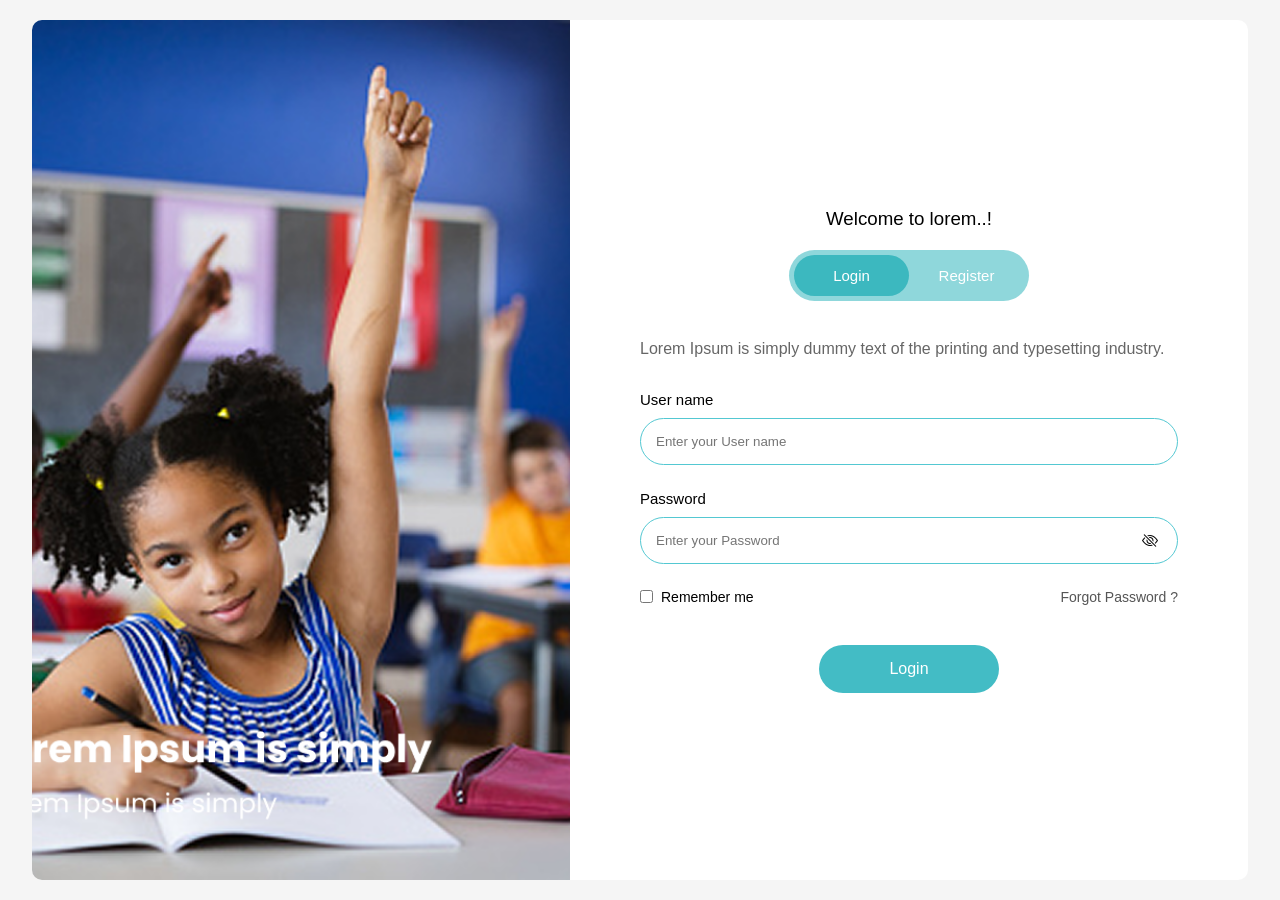
<file: login.html>
<!DOCTYPE html>
<html lang="en">
<head>
    <meta charset="UTF-8">
    <meta name="viewport" content="width=device-width, initial-scale=1.0">
    <meta name="google-site-verification" content="Iikc7mCHWO-IQkMpoxKiEh3oV3WMYtlH51TwOB_R4S8" />
    <title>TOTC - E-Learning Login Page</title>
    <link rel="shortcut icon" href="favicon.png" type="image/x-icon">
    <link rel="stylesheet" href="https://cdn.jsdelivr.net/npm/bootstrap-icons@1.11.3/font/bootstrap-icons.min.css">
    <link rel="stylesheet" href="login.css">
</head>

<body>

    <div class="container">


        <div class="left">

            <img src="Group 231 (2).png" alt="girl img">


        </div>



        <div class="right">

            <h3>Welcome to lorem..!</h3>

            <div class="tabs">
                <button class="active">Login</button>
                <button>Register</button>
            </div>

            <p class="text">
                Lorem Ipsum is simply dummy text of the printing and
                typesetting industry.
            </p>

            <form>

                <label>User name</label>

                <input type="text" placeholder="Enter your User name">

                <label>Password</label>

                <div class="password">

                    <input type="password" placeholder="Enter your Password">

                    <i class="bi bi-eye-slash"></i>

                </div>

                <div class="remember">

                    <div>
                        <input type="checkbox">
                        <span>Remember me</span>
                    </div>

                    <a href="#">Forgot Password ?</a>

                </div>
<a href="index.html" class="login-btn">Login</a>
                

            </form>

        </div>

    </div>

</body>

</html>
</file>
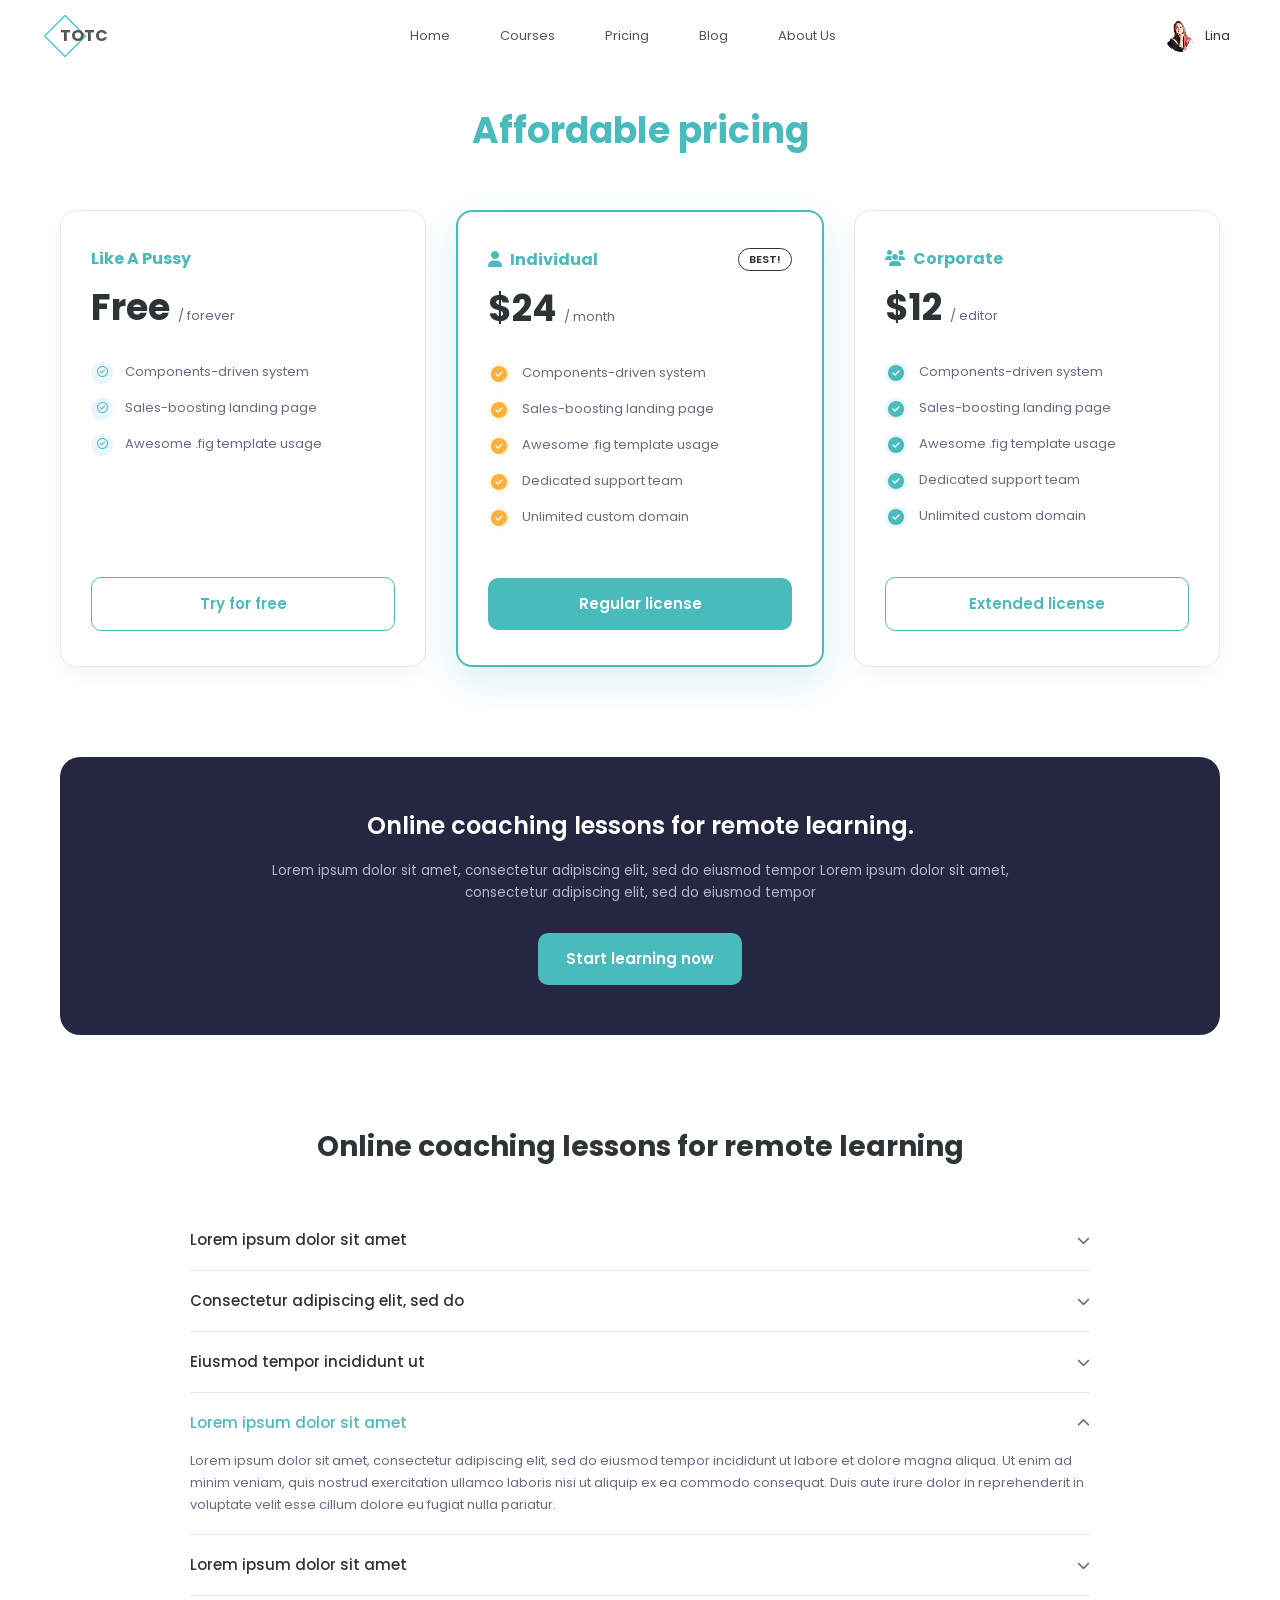
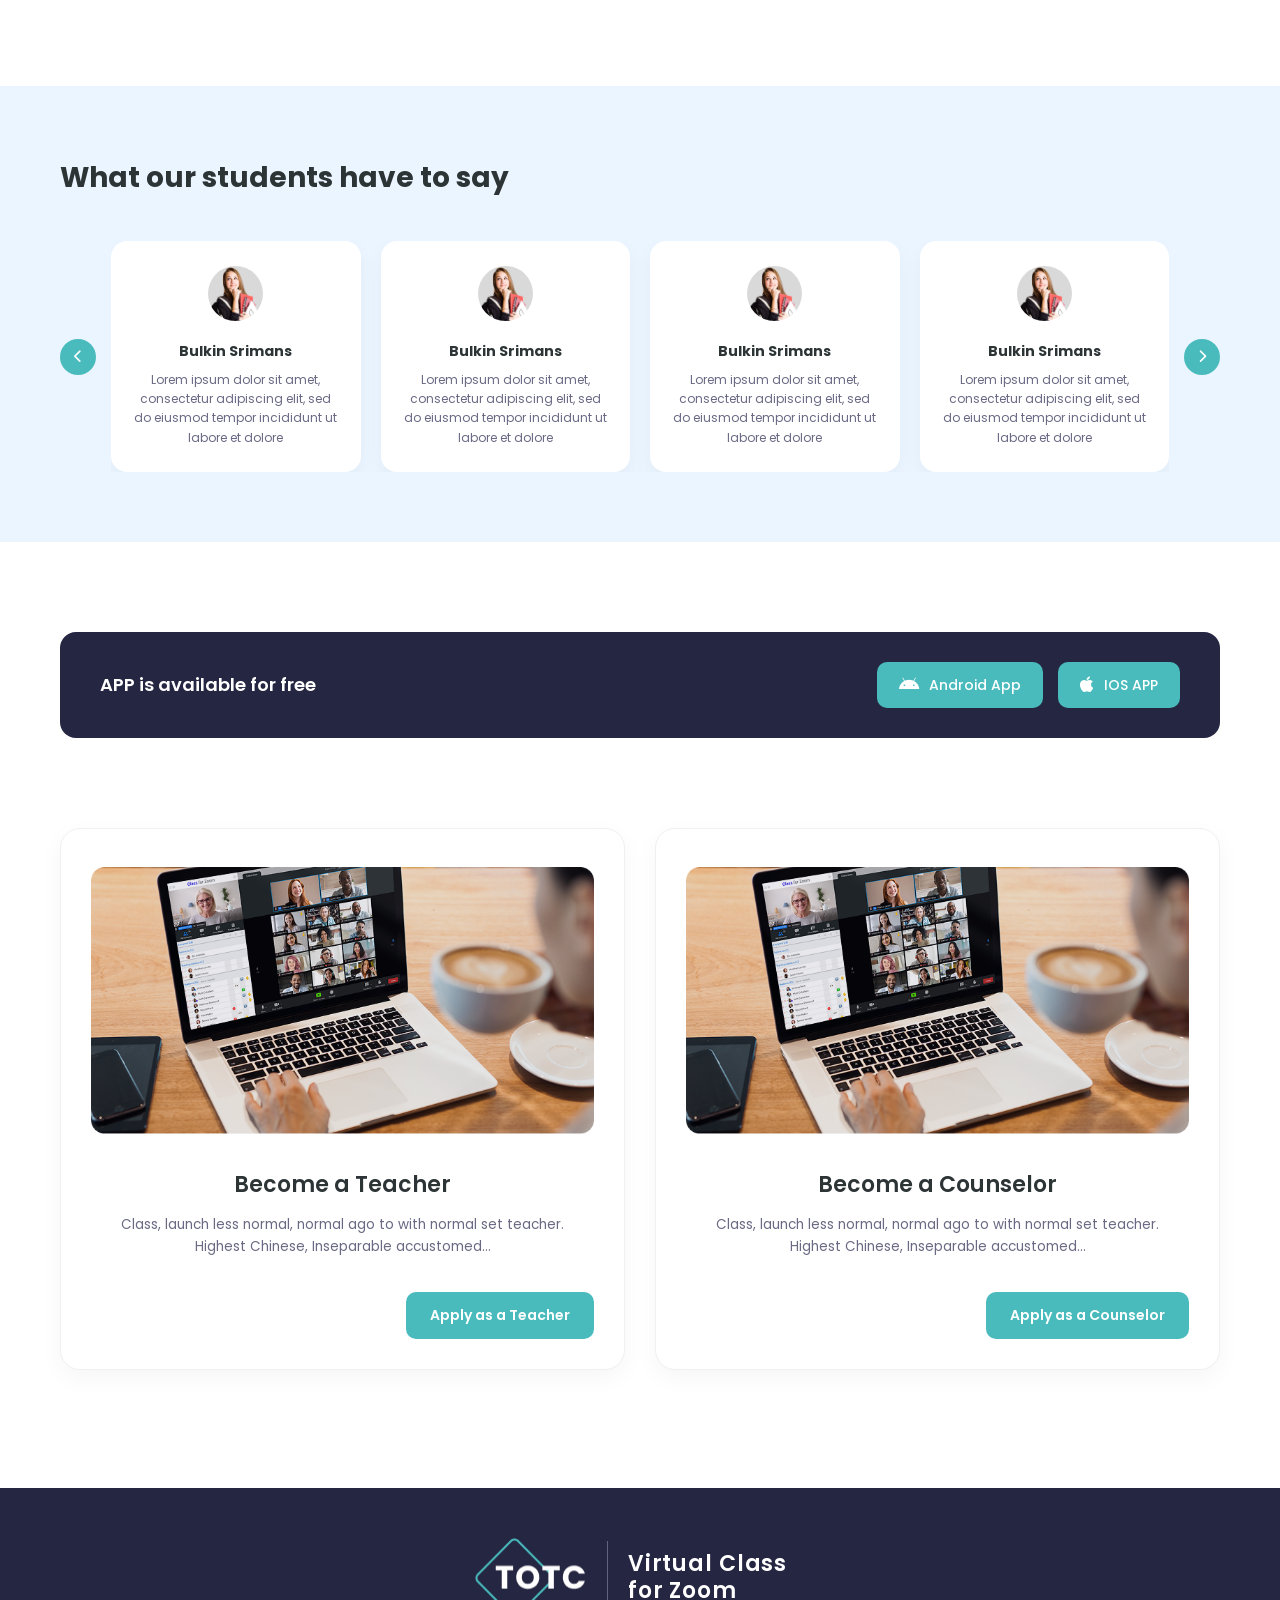
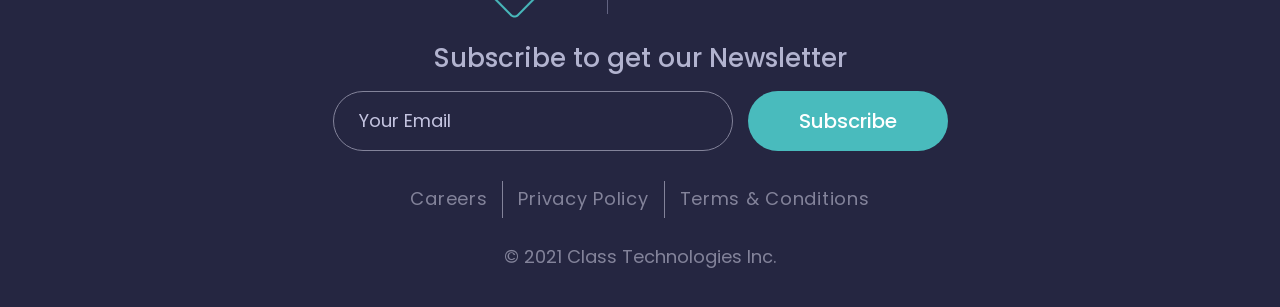
<file: pricing.html>
<!DOCTYPE html>
<html lang="en">

<head>
    <meta charset="UTF-8">
    <meta name="viewport" content="width=device-width, initial-scale=1.0">
    <meta name="google-site-verification" content="Iikc7mCHWO-IQkMpoxKiEh3oV3WMYtlH51TwOB_R4S8" />
    <title>Membership page</title>
    <link rel="preconnect" href="https://fonts.googleapis.com">
    <link rel="preconnect" href="https://fonts.gstatic.com" crossorigin>
    <link href="https://fonts.googleapis.com/css2?family=Poppins:wght@400;500;600;700&display=swap" rel="stylesheet">
    <link rel="stylesheet" href="https://cdnjs.cloudflare.com/ajax/libs/font-awesome/6.4.0/css/all.min.css">
    <link rel="shortcut icon" href="favicon.png" type="image/x-icon">
    <link rel="stylesheet" href="price.css">
</head>

<body>
    
    
        <header>
            <div class="navbar">
                <div class="logo">
                    <div class="square"></div>
                        <span>TOTC</span>
                </div>
                <nav>
                    <a href="index.html">Home</a>
                    <a href="course.html">Courses</a>
                    <a href="pricing.html">Pricing</a>
                    <a href="">Blog</a>
                    <a href="">About Us</a>
                </nav>
                <div class="profile">
                    <img src="image 12.png" alt="Profile">
                    <span>Lina</span>
                </div>
            </div>

            </header>
        
                <main class="page-wrapper">
            
                    <section class="pricing">
                        <h2 class="title-primary">Affordable pricing</h2>
            
                        <div class="pricing-grid">
             
                            <div class="price-card">
                                <div class="card-top">
                                    <span class="plan-name">Like a pussy</span>
                                    <h3 class="cost">Free <span class="unit">/ forever</span></h3>
                                </div>
                                <ul class="feature-list">
                                    <li><i class="fa-regular fa-circle-check icon-light-teal"></i> Components-driven system</li>
                                    <li><i class="fa-regular fa-circle-check icon-light-teal"></i> Sales-boosting landing page</li>
                                    <li><i class="fa-regular fa-circle-check icon-light-teal"></i> Awesome .fig template usage</li>
                                </ul>
                                <a href="#" class="btn-action btn-outline">Try for free</a>
                            </div>
                            <div class="price-card featured">
                                <div class="card-top">
                                    <div class="badge-row">
                                        <span class="plan-name"><i class="fa-solid fa-user"></i> Individual</span>
                                        <span class="pill-badge">BEST!</span>
                                    </div>
                                    <h3 class="cost">$24 <span class="unit">/ month</span></h3>
                                </div>
                                <ul class="feature-list">
                                    <li><i class="fa-solid fa-circle-check icon-gold"></i> Components-driven system</li>
                                    <li><i class="fa-solid fa-circle-check icon-gold"></i> Sales-boosting landing page</li>
                                    <li><i class="fa-solid fa-circle-check icon-gold"></i> Awesome .fig template usage</li>
                                    <li><i class="fa-solid fa-circle-check icon-gold"></i> Dedicated support team</li>
                                    <li><i class="fa-solid fa-circle-check icon-gold"></i> Unlimited custom domain</li>
                                </ul>
                                <a href="#" class="btn-action btn-fill">Regular license</a>
                            </div>
            
                            <!-- Card 3: Corporate -->
                            <div class="price-card">
                                <div class="card-top">
                                    <span class="plan-name"><i class="fa-solid fa-users"></i> Corporate</span>
                                    <h3 class="cost">$12 <span class="unit">/ editor</span></h3>
                                </div>
                                <ul class="feature-list">
                                    <li><i class="fa-solid fa-circle-check icon-cyan"></i> Components-driven system</li>
                                    <li><i class="fa-solid fa-circle-check icon-cyan"></i> Sales-boosting landing page</li>
                                    <li><i class="fa-solid fa-circle-check icon-cyan"></i> Awesome .fig template usage</li>
                                    <li><i class="fa-solid fa-circle-check icon-cyan"></i> Dedicated support team</li>
                                    <li><i class="fa-solid fa-circle-check icon-cyan"></i> Unlimited custom domain</li>
                                </ul>
                                <a href="#" class="btn-action btn-outline">Extended license</a>
                            </div>
                        </div>
                    </section>
            
                    <section class="banner-promo">
                        <div class="promo-box">
                            <h2>Online coaching lessons for remote learning.</h2>
                            <p>Lorem ipsum dolor sit amet, consectetur adipiscing elit, sed do eiusmod tempor Lorem ipsum dolor sit
                                amet, consectetur adipiscing elit, sed do eiusmod tempor</p>
                            <a href="#" class="btn-action btn-fill">Start learning now</a>
                        </div>
                    </section>
            
                    <section class="faq">
                        <h2 class="title-secondary">Online coaching lessons for remote learning</h2>
            
                        <div class="faq-list">
                            <div class="faq-row">
                                <div class="faq-head">
                                    <span>Lorem ipsum dolor sit amet</span>
                                    <i class="fa-solid fa-chevron-down"></i>
                                </div>
                            </div>
            
                            <div class="faq-row">
                                <div class="faq-head">
                                    <span>Consectetur adipiscing elit, sed do</span>
                                    <i class="fa-solid fa-chevron-down"></i>
                                </div>
                            </div>
            
                            <div class="faq-row">
                                <div class="faq-head">
                                    <span>Eiusmod tempor incididunt ut</span>
                                    <i class="fa-solid fa-chevron-down"></i>
                                </div>
                            </div>
            
                            <div class="faq-row is-open">
                                <div class="faq-head">
                                    <span>Lorem ipsum dolor sit amet</span>
                                    <i class="fa-solid fa-chevron-up"></i>
                                </div>
                                <div class="faq-content">
                                    <p>Lorem ipsum dolor sit amet, consectetur adipiscing elit, sed do eiusmod tempor incididunt ut
                                        labore et dolore magna aliqua. Ut enim ad minim veniam, quis nostrud exercitation ullamco
                                        laboris nisi ut aliquip ex ea commodo consequat. Duis aute irure dolor in reprehenderit in
                                        voluptate velit esse cillum dolore eu fugiat nulla pariatur.</p>
                                </div>
                            </div>
            
                            <div class="faq-row">
                                <div class="faq-head">
                                    <span>Lorem ipsum dolor sit amet</span>
                                    <i class="fa-solid fa-chevron-down"></i>
                                </div>
                            </div>
                        </div>
                    </section>
            
                    <section class="testimonials-full">
                        <div class="testimonials-inner">
                            <h2 class="title-left">What our students have to say</h2>
            
                            <div class="slider-container">
                                <button class="nav-btn left-btn"><i class="fa-solid fa-chevron-left"></i></button>
            
                                <div class="cards-wrapper">
                                    <div class="review-card">
                                        <img src="student-avatar.png" alt="Student" class="user-img">
                                        <h4>Bulkin Srimans</h4>
                                        <p>Lorem ipsum dolor sit amet, consectetur adipiscing elit, sed do eiusmod tempor incididunt
                                            ut labore et dolore</p>
                                    </div>
            
                                    <div class="review-card">
                                        <img src="student-avatar.png" alt="Student" class="user-img">
                                        <h4>Bulkin Srimans</h4>
                                        <p>Lorem ipsum dolor sit amet, consectetur adipiscing elit, sed do eiusmod tempor incididunt
                                            ut labore et dolore</p>
                                    </div>
            
                                    <div class="review-card">
                                        <img src="student-avatar.png" alt="Student" class="user-img">
                                        <h4>Bulkin Srimans</h4>
                                        <p>Lorem ipsum dolor sit amet, consectetur adipiscing elit, sed do eiusmod tempor incididunt
                                            ut labore et dolore</p>
                                    </div>
            
                                    <div class="review-card">
                                        <img src="student-avatar.png" alt="Student" class="user-img">
                                        <h4>Bulkin Srimans</h4>
                                        <p>Lorem ipsum dolor sit amet, consectetur adipiscing elit, sed do eiusmod tempor incididunt
                                            ut labore et dolore</p>
                                    </div>
                                </div>
            
                                <button class="nav-btn right-btn"><i class="fa-solid fa-chevron-right"></i></button>
                            </div>
                        </div>
                    </section>
            
                    <section class="app-section">
                        <div class="app-box">
                            <h3>APP is available for free</h3>
                            <div class="app-links">
                                <a href="#" class="btn-store"><i class="fa-brands fa-android"></i> Android App</a>
                                <a href="#" class="btn-store"><i class="fa-brands fa-apple"></i> IOS APP</a>
                            </div>
                        </div>
                    </section>
            
                    <section class="roles">
                        <div class="roles-grid">
                            <div class="role-item">
                                <div class="thumb-box">
                                    <img src="teacher-img.png" alt="Teacher">
                                </div>
                                <h3>Become a Teacher</h3>
                                <p>Class, launch less normal, normal ago to with normal set teacher. Highest Chinese, Inseparable
                                    accustomed...</p>
                                <a href="#" class="btn-action btn-fill align-btn">Apply as a Teacher</a>
                            </div>
            
                            <div class="role-item">
                                <div class="thumb-box">
                                    <img src="teacher-img.png" alt="Counselor">
                                </div>
                                <h3>Become a Counselor</h3>
                                <p>Class, launch less normal, normal ago to with normal set teacher. Highest Chinese, Inseparable
                                    accustomed...</p>
                                <a href="#" class="btn-action btn-fill align-btn">Apply as a Counselor</a>
                            </div>
                        </div>
                    </section>
            
                </main>
    <section class="footer">
        <footer> <div class="logo-ft">
          <img src="Group 111 (1).png" alt="logo" style="height: 84px; width: 114px;"> 
          <span class="ft">Virtual Class <br> for Zoom</span>
        </div>
      <h3 class="sub">Subscribe to get our Newsletter</h3>
    <form class="email">
      <input type="email" name="email" id="" placeholder="Your Email" class="email1"> <a href="#" class="btn-sub">Subscribe</a>
    </form>
  <div class="career">
    <span class="cr " style="border: none;">Careers</span>
    <span class="cr">Privacy Policy</span>
    <span class="cr">Terms & Conditions</span>
  </div>
  <span class="copy">© 2021 Class Technologies Inc.</span>
  </footer>
      </section>
</body>

</html>
</file>
<file: login.css>
* {
    margin: 0;
    padding: 0;
    box-sizing: border-box;
    font-family: Arial, Helvetica, sans-serif;
    text-decoration: none;
}

body {
    background: #f5f5f5;
}

.container {
    width: 95%;
    height: calc(100vh - 40px);
    margin: 20px auto;
    background: white;
    display: flex;
    border-radius: 10px;
    overflow: hidden;
}



.left {
    flex: 1;
    position: relative;
}

.left img {
    width: 100%;
    height: 100%;
    object-fit: cover;
}

.overlay {
    position: absolute;
    left: 40px;
    bottom: 40px;
    color: #fff;
}





.right {
    flex: 1;
    display: flex;
    flex-direction: column;
    justify-content: center;
    padding: 70px;
}

.right h3 {
    text-align: center;
    margin-bottom: 20px;
    font-weight: 500;
}



.tabs {
    width: 240px;
    margin: 0 auto 35px;
    background: #8fd7db;
    border-radius: 40px;
    display: flex;
    padding: 5px;
}

.tabs button {
    flex: 1;
    border: none;
    background: none;
    padding: 12px;
    border-radius: 30px;
    cursor: pointer;
    color: #fff;
    font-size: 15px;
}

.tabs button:hover {
    background-color: aliceblue;
    color:  #3cb8bf;;
}

.login-btn:hover {
    background-color: aliceblue;
    color:  #3cb8bf;;

}

.tabs .active {
    background: #3cb8bf;
}

.text {
    color: #666;
    line-height: 25px;
    margin-bottom: 30px;
}



form {
    display: flex;
    flex-direction: column;
}

label {
    margin-bottom: 10px;
    font-size: 15px;
}

input {
    width: 100%;
    padding: 15px;
    border: 1px solid #53c8d2;
    border-radius: 30px;
    outline: none;
    margin-bottom: 25px;
}



.password {
    position: relative;
}

.password i {
    position: absolute;
    right: 20px;
    top: 16px;
    cursor: pointer;
}



.remember {
    display: flex;
    justify-content: space-between;
    align-items: center;
    margin-bottom: 40px;
    font-size: 14px;
}

.remember div {
    display: flex;
    align-items: center;
    gap: 8px;
}

.remember input {
    width: auto;
    margin: 0;
}

.remember a {
    text-decoration: none;
    color: #555;
}



.login-btn {
    width: 180px;
    margin: auto;
    padding: 15px;
    border: none;
    background: #43bcc5;
    color: #fff;
    border-radius: 30px;
    cursor: pointer;
    font-size: 16px;
    text-align: center;
}

@media(max-width:900px) {

    .container {
        flex-direction: column;
        height: auto;
    }

    .left {
        height: 350px;
    }

    .right {
        padding: 40px;
    }

    .overlay h1 {
        font-size: 28px;
    }

}
</file>
<file: price.css>
* {
    margin: 0;
    padding: 0;
    box-sizing: border-box;
    font-family: 'Poppins', sans-serif, system-ui;
  }
  
  body {
    background-color: #f8fafc;
   
  }
  .navbar {
    width: 100%;
    height: 100%;
    display: flex;
    align-items: center;
    justify-content: space-between;
    padding: 0 50px;
    padding-top: 20px;

}

.logo {
    display: flex;
    align-items: center;
    position: relative;
}

.square {
    width: 30px;
    height: 30px;
    border: 1px solid #00c7d9;
    transform: rotate(45deg);
}

.logo span {
    position: absolute;
    left: 10px;
    font-size: 16px;
    font-weight: bold;
    color: #555;
}

nav{
    display: flex;
    gap: 50px;
}
nav a{
    text-decoration: none;
    color: #555;
    font-size: 13px;
}
nav a:hover {
   color: rgba(73, 187, 189, 1);
  
   
   
}
.profile {
    display: flex;
    align-items: center;
    gap: 8px;
    font-size: 13px;
}

.profile img {
    width: 32px;
    height: 32px;
    border-radius: 50%;
    object-fit: cover;
}
  .navbar1 {
    display: flex;
    align-items: center;
    justify-content: space-between;
    padding: 18px 80px;
    background-color: #ffffff;
    box-shadow: 0 2px 10px rgba(0, 0, 0, 0.05);
  }
  
  
  .logo1 {
    font-size: 24px;
    font-weight: 800;
    letter-spacing: 2px;
    color: #49bbbd;
    padding: 4px 12px;
    border-radius: 6px;
    display: flex;
    align-items: center;
    position: relative;
  }
     
  
  .square {
      width: 30px;
      height: 30px;
      border: 1px solid #00c7d9;
      transform: rotate(45deg);
  }
  
  .logo1 span {
      position: absolute;
      left: 10px;
      font-size: 16px;
      font-weight: bold;
      color: #555;
  }

  .hero-search-section {
    position: relative;
    width: 100%;
    height: 380px;
    background: url("Rectangle\ 180\ \(2\).png") center/cover no-repeat;
    display: flex;
    align-items: center;
    justify-content: center;
      width: 100%;
      height: 326px;
      background-size: cover;
      background-position: center;
    }
  
  .search-container {
    display: flex;
    flex-direction: column;
    align-items: center;
    gap: 16px;
    width: 90%;
    max-width: 900px;
  }
  
  .search-box {
    display: flex;
    background: #ffffff;
    padding: 6px;
    border-radius: 12px;
    width: 100%;
    box-shadow: 0 4px 20px rgba(0,0,0,0.15);
  }
  
  .search-box input {
    flex: 1;
    border: none;
    outline: none;
    padding: 12px 20px;
    font-size: 15px;
    color: #333;
  }
  
  .search-box input::placeholder {
    color: #aaa;
  }
  
  .btn-search {
    background-color: #49bbbd;
    color: #ffffff;
    border: none;
    padding: 12px 32px;
    border-radius: 8px;
    font-size: 15px;
    font-weight: 600;
    cursor: pointer;
    transition: background-color 0.2s ease;
  }
  
  .btn-search:hover {
    background-color: #3ba0a2;
  }
  
  .filter-bar {
    display: flex;
    flex-wrap: wrap;
    justify-content: center;
    gap: 10px;
    width: 100%;
  }
  
  .filter-bar select {
    background: rgba(255, 255, 255, 0.9);
    border: 1px solid #e0e0e0;
    padding: 8px 16px;
    border-radius: 8px;
    font-size: 13px;
    color: #444;
    outline: none;
    cursor: pointer;
    box-shadow: 0 2px 6px rgba(0,0,0,0.05);
  }
  * {
    margin: 0;
    padding: 0;
    box-sizing: border-box;
}

body {
    font-family: 'Poppins', sans-serif;
    color: #2D3436;
    background: #ffffff;
    font-size: 14px;
    line-height: 1.6;
    overflow-x: hidden;
}

.page-wrapper {
    max-width: 1200px;
    margin: 0 auto;
    padding: 50px 20px;
}

.title-primary {
    text-align: center;
    font-size: 36px;
    font-weight: 700;
    color: #49BBBD;
    margin-bottom: 50px;
}

.title-secondary {
    text-align: center;
    font-size: 28px;
    font-weight: 700;
    color: #2D3436;
    margin-bottom: 40px;
}

.title-left {
    text-align: left;
    font-size: 28px;
    font-weight: 700;
    color: #2D3436;
    margin-bottom: 40px;
}

.btn-action {
    display: inline-block;
    text-decoration: none;
    font-weight: 600;
    text-align: center;
    border-radius: 10px;
    padding: 14px 28px;
    font-size: 15px;
    transition: background 0.2s ease, transform 0.2s ease;
    border: none;
}

.btn-fill {
    background-color: #49BBBD;
    color: #ffffff;
}

.btn-fill:hover {
    background-color: #3ca2a4;
}

.btn-outline {
    border: 1px solid #49BBBD;
    color: #49BBBD;
    background: transparent;
}

.btn-outline:hover {
    background-color: rgba(73, 187, 189, 0.08);
}

.pricing {
    margin-bottom: 90px;
}

.pricing-grid {
    display: flex;
    justify-content: space-between;
    gap: 30px;
    align-items: stretch;
}

.price-card {
    background: #ffffff;
    border-radius: 16px;
    padding: 35px 30px;
    flex: 1;
    border: 1px solid #EAEAEA;
    box-shadow: 0 8px 25px rgba(0, 0, 0, 0.04);
    display: flex;
    flex-direction: column;
    transition: transform 0.3s cubic-bezier(0.25, 0.8, 0.25, 1), 
                box-shadow 0.3s cubic-bezier(0.25, 0.8, 0.25, 1), 
                border-color 0.3s ease;
    position: relative;
    cursor: pointer;
}

.price-card:hover {
    transform: translateY(-8px);
    box-shadow: 0 20px 35px rgba(73, 187, 189, 0.15);
    border-color: #49BBBD;
}

.price-card.featured {
    border: 2px solid #49BBBD;
    box-shadow: 0px 14px 40px rgba(73, 187, 189, 0.22);
}

.price-card.featured:hover {
    transform: translateY(-10px);
    box-shadow: 0 22px 40px rgba(73, 187, 189, 0.25);
}

.price-card .btn-action {
    width: 100%;
    transition: all 0.3s ease;
}

.price-card:hover .btn-outline {
    background-color: #49BBBD;
    color: #ffffff;
    box-shadow: 0 4px 15px rgba(73, 187, 189, 0.4);
}

.price-card:hover .btn-fill {
    background-color: #3ca2a4;
    box-shadow: 0 4px 15px rgba(60, 162, 164, 0.4);
}

.price-card.featured {
    border: 2px solid #49BBBD;
}

.card-top {
    margin-bottom: 25px;
}

.plan-name {
    font-size: 14px;
    color: #696984;
    font-weight: 500;
    display: inline-flex;
    align-items: center;
    gap: 6px;
}

.badge-row {
    display: flex;
    justify-content: space-between;
    align-items: center;
}

.pill-badge {
    border: 1px solid #2D3436;
    padding: 2px 10px;
    border-radius: 15px;
    font-size: 11px;
    font-weight: 600;
}

.cost {
    font-size: 36px;
    font-weight: 700;
    margin-top: 8px;
}

.cost .unit {
    font-size: 13px;
    color: #696984;
    font-weight: 400;
}

.feature-list {
    list-style: none;
    margin-bottom: 35px;
    flex-grow: 1;
}

.feature-list li {
    font-size: 13px;
    color: #696984;
    margin-bottom: 12px;
    display: flex;
    align-items: center;
    gap: 12px;
}

.feature-list li i {
    color: #49BBBD;
    font-size: 16px;
}

.feature-list li i.icon-gold {
    color: #55EFC4; 
    font-size: 16px;
    color: #FBB03B;
}

.feature-list li i.icon-cyan {
    color: #49BBBD;
    font-size: 16px;
}

.price-card .btn-action {
    width: 100%;
}

.banner-promo {
    margin-bottom: 90px;
}

.promo-box {
    background-color: #252641;
    border-radius: 20px;
    padding: 50px 40px;
    text-align: center;
    color: #ffffff;
}

.promo-box h2 {
    font-size: 24px;
    margin-bottom: 15px;
    font-weight: 600;
}

.promo-box p {
    font-size: 13.5px;
    color: #B5B5C3;
    max-width: 750px;
    margin: 0 auto 30px;
}

.faq {
    margin-bottom: 90px;
}

.faq-list {
    max-width: 900px;
    margin: 0 auto;
}

.faq-row {
    border-bottom: 1px solid #E2E8F0;
    padding: 18px 0;
}

.faq-head {
    display: flex;
    justify-content: space-between;
    align-items: center;
    cursor: pointer;
    font-size: 15px;
    font-weight: 500;
}

.faq-head i {
    color: #696984;
    font-size: 13px;
}

.faq-row.is-open .faq-head {
    color: #49BBBD;
}

.faq-content {
    margin-top: 15px;
    font-size: 13px;
    color: #696984;
    line-height: 1.7;
}

.testimonials-full {
    margin-bottom: 90px;
    background-color: rgb(235, 245, 255) !important;
    width: 100vw;
    position: relative;
    left: 50%;
    right: 50%;
    margin-left: -50vw;
    margin-right: -50vw;
    padding: 70px 0;
}

.testimonials-inner {
    max-width: 1200px;
    margin: 0 auto;
    padding: 0 20px;
}

.slider-container {
    display: flex;
    align-items: center;
    gap: 15px;
}

.nav-btn {
    width: 36px;
    height: 36px;
    border-radius: 50%;
    background-color: #49BBBD;
    color: #ffffff;
    border: none;
    cursor: pointer;
    display: flex;
    align-items: center;
    justify-content: center;
    flex-shrink: 0;
}

.nav-btn:hover {
    background-color: #3ca2a4;
}

.cards-wrapper {
    display: flex;
    gap: 20px;
    overflow: hidden;
    width: 100%;
}

.review-card {
    background: #ffffff;
    padding: 25px 20px;
    border-radius: 16px;
    text-align: center;
    flex: 1;
    box-shadow: 0 8px 20px rgba(0, 0, 0, 0.04);
}

.user-img {
    width: 55px;
    height: 55px;
    border-radius: 50%;
    margin-bottom: 12px;
    object-fit: cover;
}

.review-card h4 {
    font-size: 14px;
    margin-bottom: 8px;
}

.review-card p {
    font-size: 12px;
    color: #696984;
}

.app-section {
    margin-bottom: 90px;
}

.app-box {
    background-color: #252641;
    border-radius: 16px;
    padding: 30px 40px;
    display: flex;
    justify-content: space-between;
    align-items: center;
    color: #ffffff;
}

.app-box h3 {
    font-size: 18px;
    font-weight: 600;
}

.app-links {
    display: flex;
    gap: 15px;
}

.btn-store {
    background-color: #49BBBD;
    color: #ffffff;
    padding: 10px 20px;
    border-radius: 8px;
    font-size: 13px;
    text-decoration: none;
    display: flex;
    align-items: center;
    gap: 8px;
}

.btn-store:hover {
    background-color: #3ca2a4;
}

.roles {
    margin-bottom: 68px;
}

.roles-grid {
    display: flex;
    gap: 30px;
}

.role-item {
    background: #ffffff;
    border-radius: 20px;
    padding: 30px;
    flex: 1;
    box-shadow: 0 8px 25px rgba(0, 0, 0, 0.04);
    border: 1px solid #F0F0F0;
    text-align: center;
    display: flex;
    flex-direction: column;
    align-items: center;
}

.thumb-box {
    width: 100%;
    aspect-ratio: 16 / 9;
    height: auto;
    border-radius: 16px;
    overflow: hidden;
    margin-bottom: 25px;
}

.thumb-box img {
    width: 100%;
    height: 100%;
    object-fit: contain;
    display: block;
}

.role-item h3 {
    font-size: 22px;
    font-weight: 600;
    margin-bottom: 12px;
    color: #2D3436;
}

.role-item p {
    font-size: 13.5px;
    color: #696984;
    line-height: 1.6;
    margin-bottom: 25px; 
    max-width: 90%;
}

.align-btn {
   align-self: flex-end; 
   margin-top: 10px;
    padding: 12px 24px;
    font-size: 14px;
    border-radius: 10px;
}

@media (max-width: 992px) {
    .pricing-grid, .roles-grid {
        flex-direction: column;
    }
    .align-btn {
        position: static;
        width: 100%;
        margin-top: 15px;
    }
}

.plan-name {
    font-size: 16px;
    color: #49BBBD !important; 
    font-weight: 700;
    display: inline-flex;
    align-items: center;
    gap: 8px;
    text-transform: capitalize;
}

.plan-name i {
    color: #49BBBD !important; 
}


.cost {
    font-size: 36px;
    font-weight: 700;
    color: #2D3436; 
    margin-top: 8px;
}

.cost .unit {
    font-size: 13px;
    color: #696984 !important; 
    font-weight: 400;
    text-transform: lowercase;
}

.feature-list li {
    font-size: 13px;
    color: #696984;
    margin-bottom: 14px;
    display: flex;
    align-items: center;
    gap: 12px;
}


.feature-list li i {
    width: 22px;
    height: 22px;
    background-color: #EBF5FF; 
    color: #49BBBD !important; 
    border-radius: 50%;
    display: flex;
    align-items: center;
    justify-content: center;
    font-size: 11px;
    flex-shrink: 0;
}


.feature-list li i.icon-gold {
    background-color: #FFF8E7;
    color: #FBB03B !important; 
}

.feature-list li i.icon-cyan {
    background-color: #EBF5FF;
    color: #49BBBD !important;
}


.testimonials-full {
    margin-bottom: 90px;
    background-color: rgb(235, 245, 255) !important; 
    width: 100vw;
    position: relative;
    left: 50%;
    right: 50%;
    margin-left: -50vw;
    margin-right: -50vw;
    padding: 70px 0;
}


.btn-store {
    background-color: #49BBBD;
    color: #ffffff;
    padding: 12px 22px;
    border-radius: 10px;
    font-size: 14px;
    font-weight: 500;
    text-decoration: none;
    display: flex;
    align-items: center;
    gap: 10px;
    transition: background 0.2s ease;
}

.btn-store i {
    font-size: 18px; 
}

.btn-store:hover {
    background-color: #3ca2a4;
}

.footer {
  width: auto !important;
  background-color: rgba(37, 38, 65, 1);
  padding: 48px 20px 36px;
  box-sizing: border-box;
    width: calc(100vw - (100vw - 100%)) !important;
    margin-left: calc(-50vw + (100vw - 100%) / 2);
    margin-right: calc(-50vw + (100vw - 100%) / 2);
    margin-bottom: 0 !important;
  
  
}

.footer-inner {
  max-width: 100%;
  margin: 0 ;
  padding: 0 ;
}

.logo-ft {
  display: flex;
  justify-content: center;
  align-items: center;
}

.ft {
  font-family: 'Poppins', sans-serif;
  font-weight: 600;
  font-size: 22px;
  color: rgba(255, 255, 255, 1);
  line-height: 120%;
  letter-spacing: 0.04em;
  padding: 10px 20px;
  border-left: 1px solid rgba(98, 99, 129, 1);
  margin-left: 20px;
}

.sub {
  font-family: 'Poppins', sans-serif;
  font-weight: 500;
  font-size: 26px;
  line-height: 100%;
  text-align: center;
  color: rgba(178, 179, 207, 1);
  padding: 25px 15px 20px;
}

.email {
  text-align: center;
  display: flex;
  justify-content: center;
  align-items: center;
  flex-wrap: wrap;
  gap: 15px;
}

.email1 {
  width: 400px;
  max-width: 100%;
  height: 60px;
  border: 1px solid rgba(131, 131, 154, 1);
  border-radius: 80px;
  background-color: rgba(37, 38, 65, 1);
  color: rgba(255, 255, 255, 1);
  font-family: 'Poppins', sans-serif;
  font-weight: 400;
  font-size: 18px;
  padding: 0 25px;
  box-sizing: border-box;
  outline: none;
}

.email1::placeholder {
  color: rgba(196, 196, 224, 1);
}

.email1:focus {
  border-color: rgba(73, 187, 189, 1);
  box-shadow: 0 0 0 3px rgba(73, 187, 189, 0.2);
}

.btn-sub {
  min-width: 200px;
  height: 60px;
  border-radius: 60px;
  padding: 0 30px;
  background-color: rgba(73, 187, 189, 1);
  font-family: 'Poppins', sans-serif;
  font-weight: 500;
  font-size: 20px;
  color: rgba(255, 255, 255, 1);
  text-decoration: none;
  display: inline-flex;
  justify-content: center;
  align-items: center;
  transition: transform 0.2s ease, filter 0.2s ease;
}

.btn-sub:hover {
  transform: translateY(-1px);
  filter: brightness(1.05);
}

.career {
  display: flex;
  justify-content: center;
  align-items: center;
  flex-wrap: wrap;
  margin-top: 30px;
}

.cr {
  font-family: 'Poppins', sans-serif;
  font-weight: 400;
  font-size: 18px;
  color: rgba(131, 131, 154, 1);
  letter-spacing: 0.04em;
  text-align: center;
  border-left: 1px solid rgba(131, 131, 154, 1);
  padding: 4px 15px;
  text-decoration: none;
}

.cr:first-child {
  border-left: none;
}

.cr:hover {
  color: rgba(255, 255, 255, 1);
}

.copy {
  font-family: 'Poppins', sans-serif;
  font-weight: 400;
  font-size: 18px;
  color: rgba(131, 131, 154, 1);
  text-align: center;
  display: block;
  padding-top: 25px;
}  
.footer {
  width: 100vw !important;
  position: relative;
  left: 50%;
  right: 50%;
  margin-left: -50vw;
  margin-right: -50vw;

  background-color: rgba(37, 38, 65, 1);
  padding: 48px 20px 36px;
  box-sizing: border-box;
}

.footer-inner {
  max-width: 1200px;
  margin: 0 ;
  padding: 0;
}
footer p {
    margin-bottom: 0;
    padding-bottom: 20px; 
}
</file>
